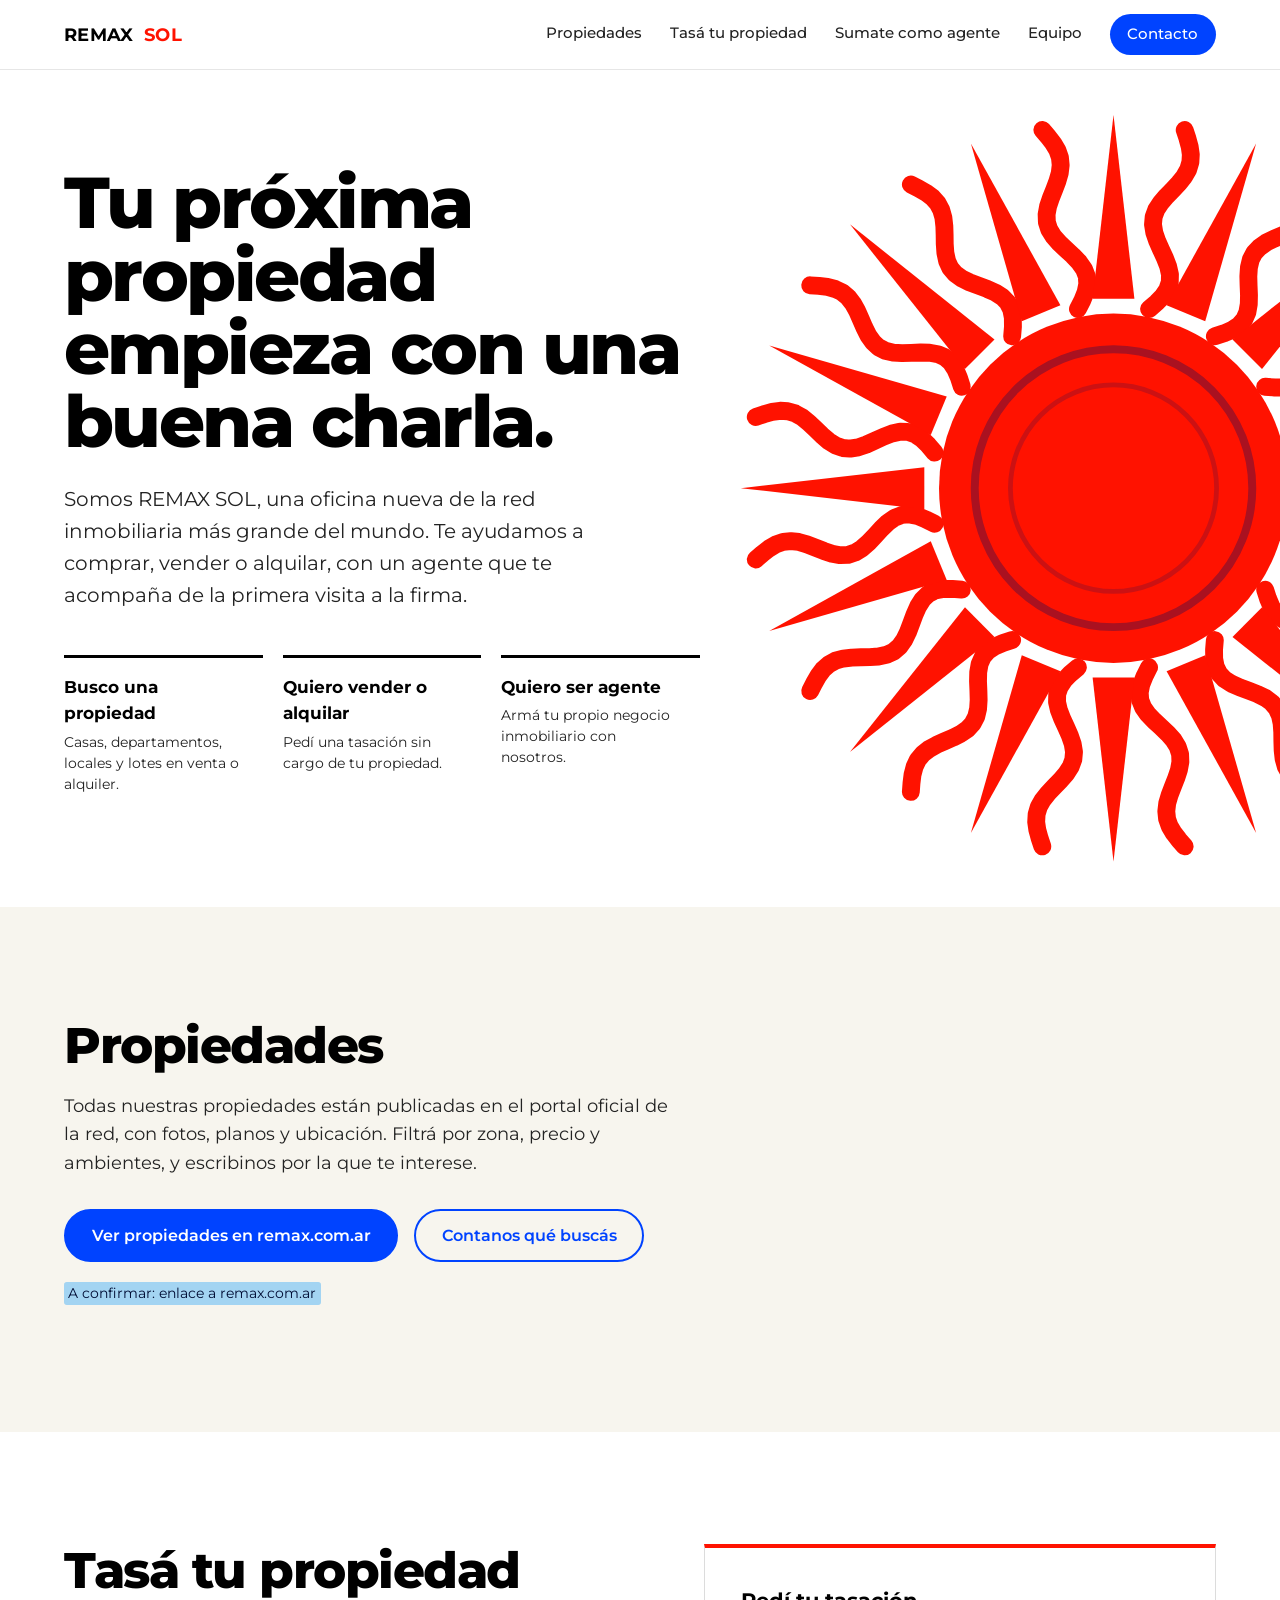
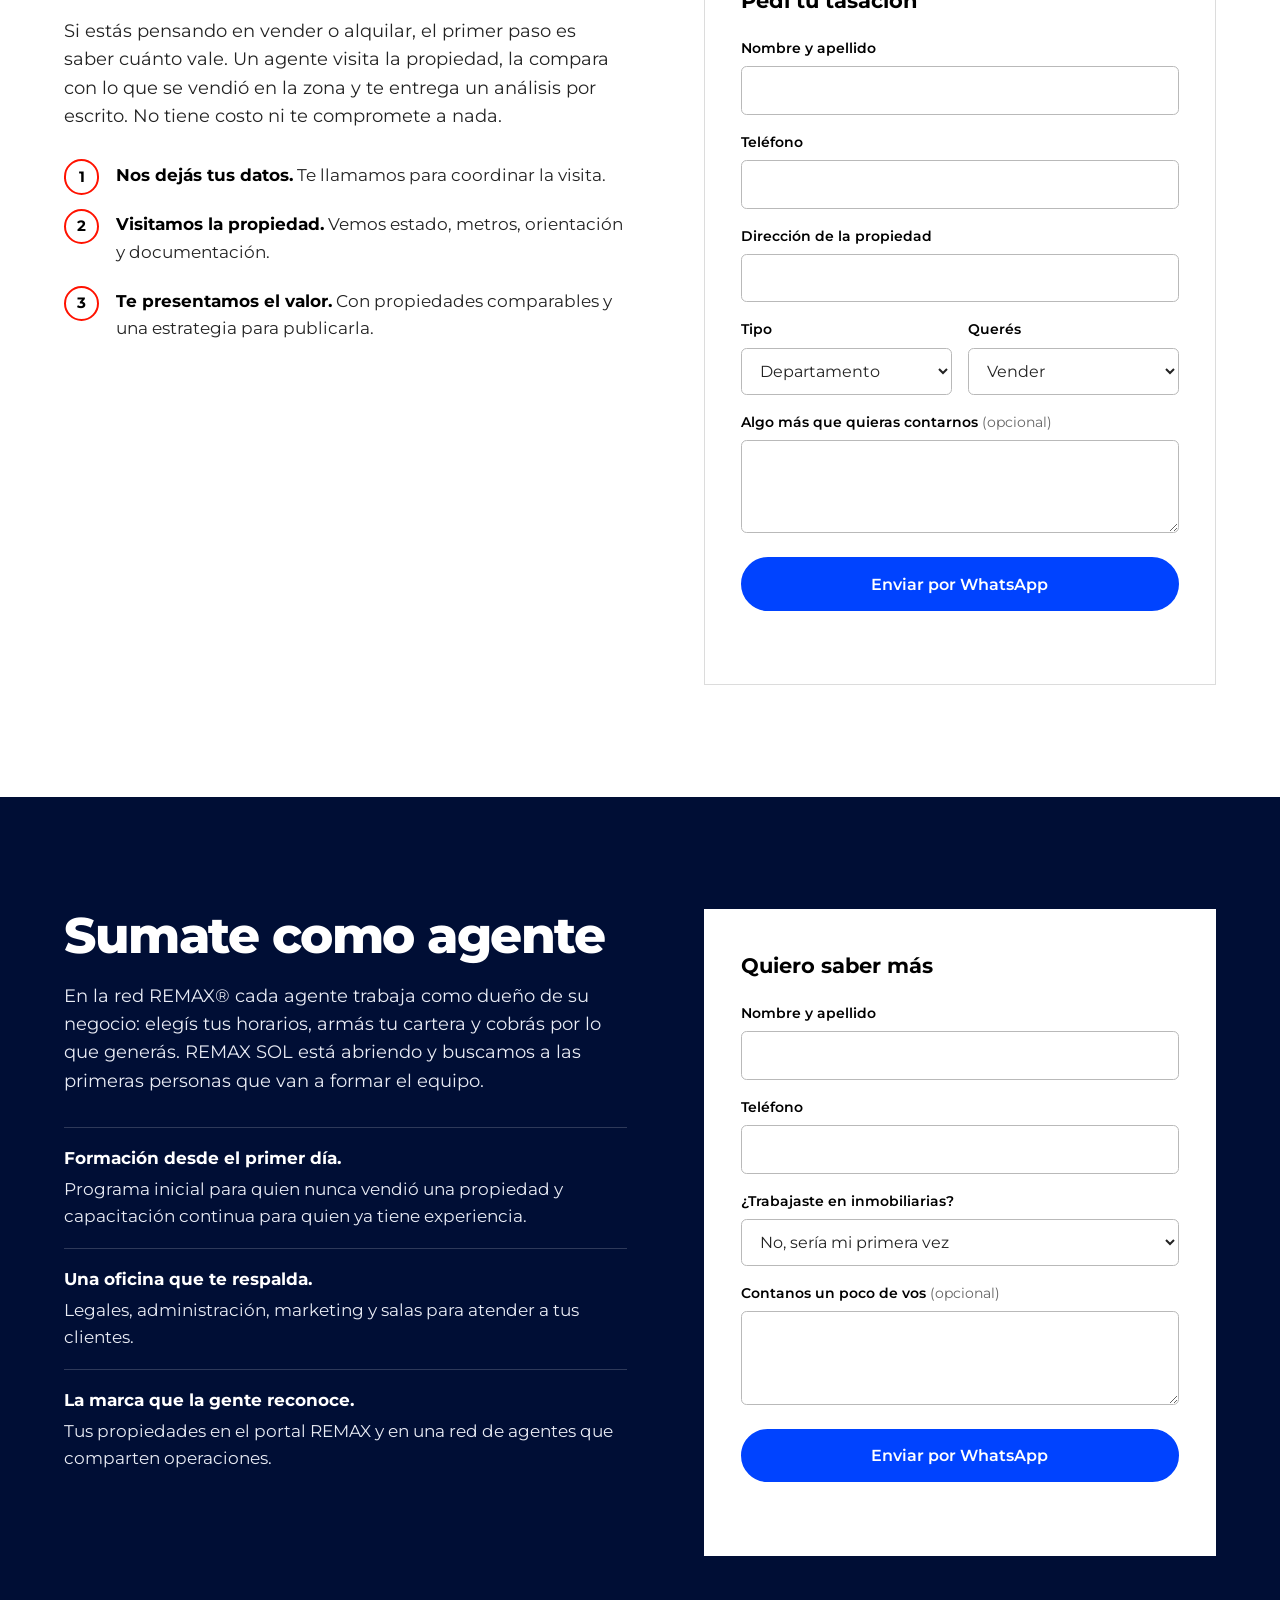
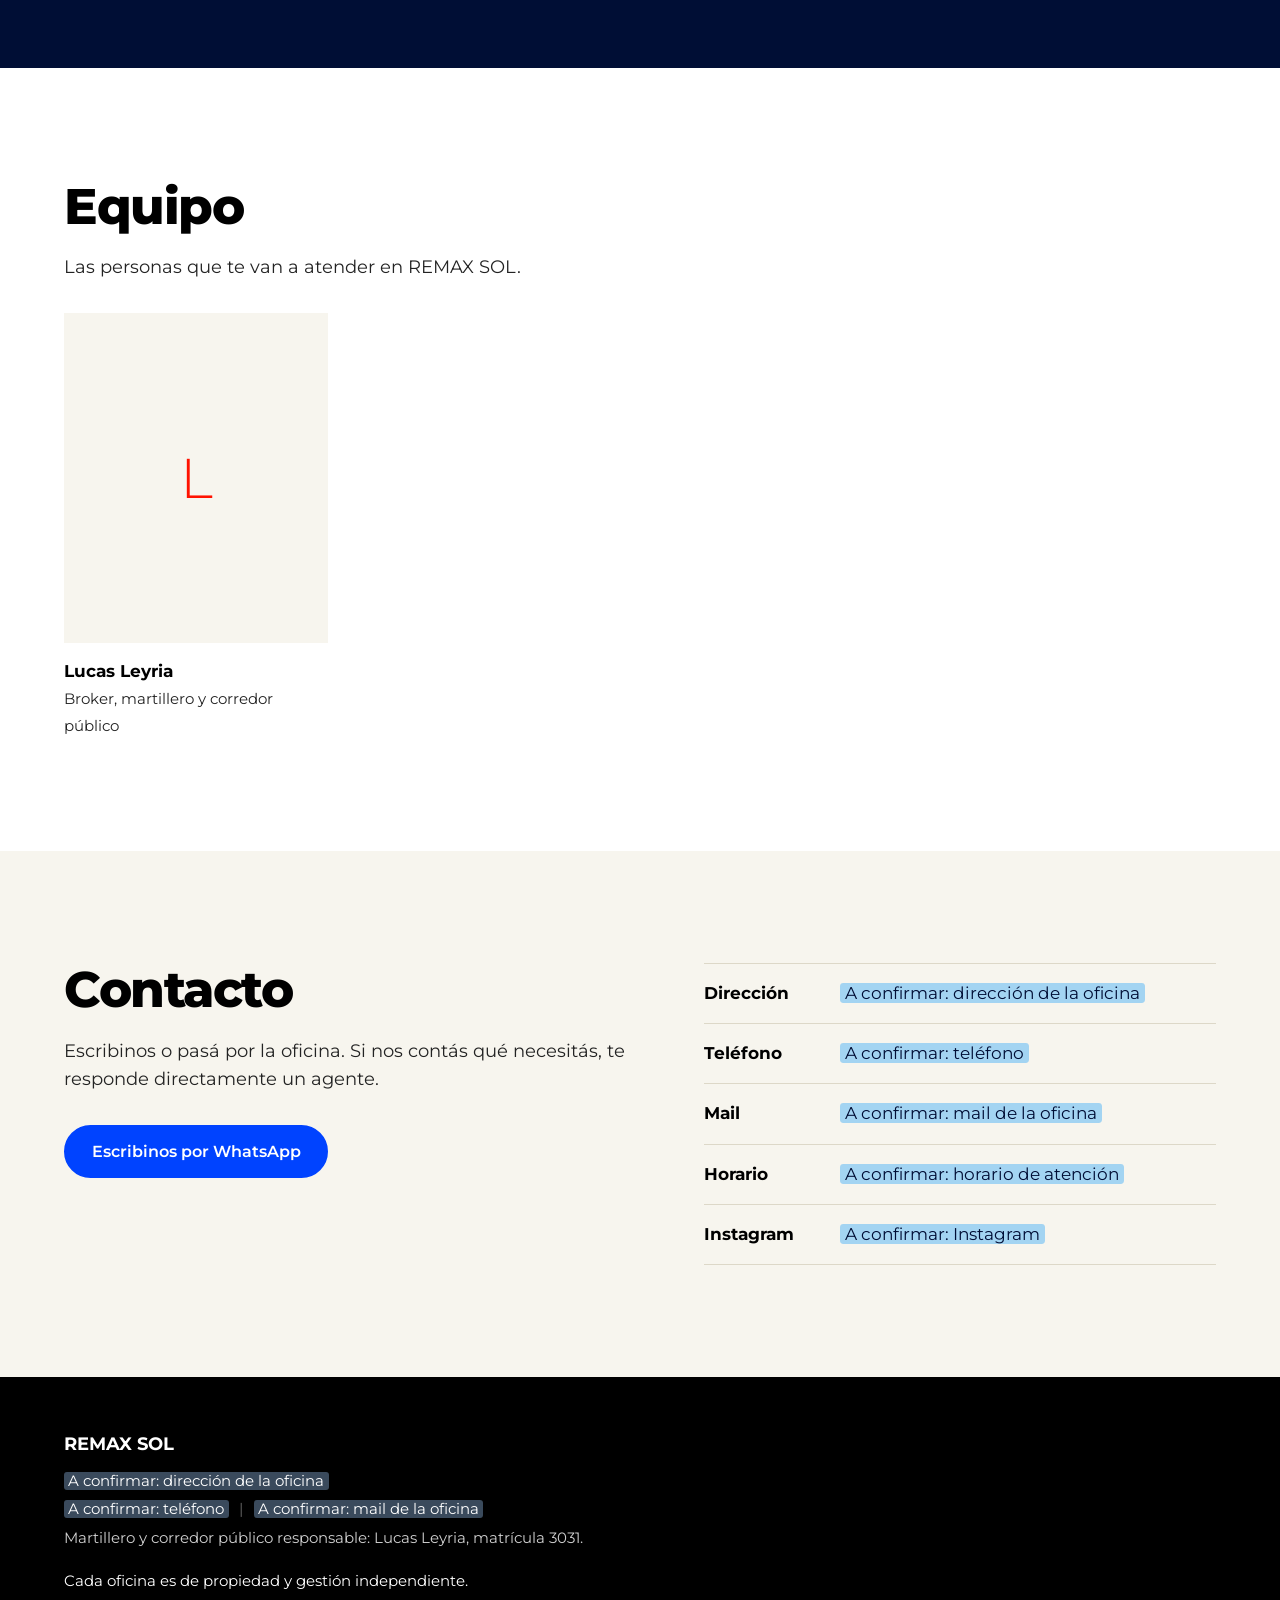
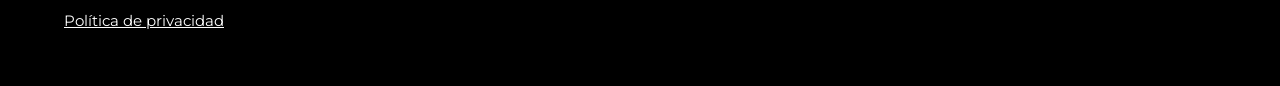
<file: index.html>
<!doctype html>
<html lang="es-AR">
<head>
<meta charset="utf-8">
<meta name="viewport" content="width=device-width, initial-scale=1">
<title>REMAX SOL · Comprá, vendé o alquilá tu propiedad</title>
<meta name="description" content="REMAX SOL, oficina inmobiliaria de la red REMAX. Te ayudamos a comprar, vender o alquilar, tasamos tu propiedad y te acompañamos hasta la firma.">
<link rel="icon" href="img/sol-icono.svg" type="image/svg+xml">
<link rel="preconnect" href="https://fonts.googleapis.com">
<link rel="preconnect" href="https://fonts.gstatic.com" crossorigin>
<link href="https://fonts.googleapis.com/css2?family=Montserrat:wght@300;400;500;600;700;800&display=swap" rel="stylesheet">
<link rel="stylesheet" href="estilos.css">
<script src="datos.js" defer></script>
<script src="app.js" defer></script>
</head>
<body>
<a class="saltar" href="#contenido">Ir al contenido</a>

<header class="barra">
  <a class="marca" href="#inicio" aria-label="REMAX SOL, inicio">REMAX <span>SOL</span></a>
  <button class="menu-boton" aria-expanded="false" aria-controls="menu">Menú</button>
  <nav id="menu" class="menu" aria-label="Principal">
    <a href="#propiedades">Propiedades</a>
    <a href="#tasacion">Tasá tu propiedad</a>
    <a href="#sumate">Sumate como agente</a>
    <a href="#equipo">Equipo</a>
    <a href="#contacto" class="menu-contacto">Contacto</a>
  </nav>
</header>

<main id="contenido">

  <section id="inicio" class="portada">
    <div class="portada-texto">
      <h1>Tu próxima propiedad empieza con una buena charla.</h1>
      <p class="bajada">Somos REMAX SOL, una oficina nueva de la red inmobiliaria más grande del mundo. Te ayudamos a comprar, vender o alquilar, con un agente que te acompaña de la primera visita a la firma.</p>
      <div class="puertas">
        <a class="puerta" href="#propiedades">
          <strong>Busco una propiedad</strong>
          <span>Casas, departamentos, locales y lotes en venta o alquiler.</span>
        </a>
        <a class="puerta" href="#tasacion">
          <strong>Quiero vender o alquilar</strong>
          <span>Pedí una tasación sin cargo de tu propiedad.</span>
        </a>
        <a class="puerta" href="#sumate">
          <strong>Quiero ser agente</strong>
          <span>Armá tu propio negocio inmobiliario con nosotros.</span>
        </a>
      </div>
    </div>
    <img class="sol" src="img/sol.svg" alt="" width="200" height="200">
  </section>

  <section id="propiedades" class="bloque propiedades">
    <div class="ancho">
      <h2>Propiedades</h2>
      <p class="intro">Todas nuestras propiedades están publicadas en el portal oficial de la red, con fotos, planos y ubicación. Filtrá por zona, precio y ambientes, y escribinos por la que te interese.</p>
      <div class="propiedades-acciones">
        <a class="boton" data-enlace="portalRemax" href="#" target="_blank" rel="noopener">Ver propiedades en remax.com.ar</a>
        <a class="boton boton-sec" data-whatsapp="Hola, estoy buscando una propiedad y quería hacer una consulta." href="#contacto">Contanos qué buscás</a>
      </div>
      <p class="nota" data-falta="portalRemax">Falta el enlace a la página de la oficina en remax.com.ar.</p>
    </div>
  </section>

  <section id="tasacion" class="bloque tasacion">
    <div class="ancho dos-columnas">
      <div>
        <h2>Tasá tu propiedad</h2>
        <p class="intro">Si estás pensando en vender o alquilar, el primer paso es saber cuánto vale. Un agente visita la propiedad, la compara con lo que se vendió en la zona y te entrega un análisis por escrito. No tiene costo ni te compromete a nada.</p>
        <ol class="pasos">
          <li><strong>Nos dejás tus datos.</strong> Te llamamos para coordinar la visita.</li>
          <li><strong>Visitamos la propiedad.</strong> Vemos estado, metros, orientación y documentación.</li>
          <li><strong>Te presentamos el valor.</strong> Con propiedades comparables y una estrategia para publicarla.</li>
        </ol>
      </div>
      <form class="formulario" data-formulario="tasacion" novalidate>
        <h3>Pedí tu tasación</h3>
        <label>Nombre y apellido<input name="nombre" autocomplete="name" required></label>
        <label>Teléfono<input name="telefono" type="tel" autocomplete="tel" required></label>
        <label>Dirección de la propiedad<input name="direccion" autocomplete="street-address" required></label>
        <div class="fila">
          <label>Tipo
            <select name="tipo">
              <option>Departamento</option><option>Casa</option><option>PH</option>
              <option>Local</option><option>Oficina</option><option>Lote</option><option>Otro</option>
            </select>
          </label>
          <label>Querés
            <select name="operacion"><option>Vender</option><option>Alquilar</option><option>Todavía no sé</option></select>
          </label>
        </div>
        <label>Algo más que quieras contarnos <span class="opcional">(opcional)</span><textarea name="comentario" rows="3"></textarea></label>
        <button class="boton" type="submit">Enviar por WhatsApp</button>
        <p class="aviso" role="status"></p>
      </form>
    </div>
  </section>

  <section id="sumate" class="bloque sumate">
    <div class="ancho dos-columnas">
      <div>
        <h2>Sumate como agente</h2>
        <p class="intro">En la red REMAX® cada agente trabaja como dueño de su negocio: elegís tus horarios, armás tu cartera y cobrás por lo que generás. REMAX SOL está abriendo y buscamos a las primeras personas que van a formar el equipo.</p>
        <ul class="beneficios">
          <li><strong>Formación desde el primer día.</strong> Programa inicial para quien nunca vendió una propiedad y capacitación continua para quien ya tiene experiencia.</li>
          <li><strong>Una oficina que te respalda.</strong> Legales, administración, marketing y salas para atender a tus clientes.</li>
          <li><strong>La marca que la gente reconoce.</strong> Tus propiedades en el portal REMAX y en una red de agentes que comparten operaciones.</li>
        </ul>
      </div>
      <form class="formulario" data-formulario="agente" novalidate>
        <h3>Quiero saber más</h3>
        <label>Nombre y apellido<input name="nombre" autocomplete="name" required></label>
        <label>Teléfono<input name="telefono" type="tel" autocomplete="tel" required></label>
        <label>¿Trabajaste en inmobiliarias?
          <select name="experiencia"><option>No, sería mi primera vez</option><option>Sí, menos de 2 años</option><option>Sí, más de 2 años</option></select>
        </label>
        <label>Contanos un poco de vos <span class="opcional">(opcional)</span><textarea name="comentario" rows="3"></textarea></label>
        <button class="boton" type="submit">Enviar por WhatsApp</button>
        <p class="aviso" role="status"></p>
      </form>
    </div>
  </section>

  <section id="equipo" class="bloque equipo">
    <div class="ancho">
      <h2>Equipo</h2>
      <p class="intro">Las personas que te van a atender en REMAX SOL.</p>
      <ul class="personas" data-equipo></ul>
    </div>
  </section>

  <section id="contacto" class="bloque contacto">
    <div class="ancho dos-columnas">
      <div>
        <h2>Contacto</h2>
        <p class="intro">Escribinos o pasá por la oficina. Si nos contás qué necesitás, te responde directamente un agente.</p>
        <a class="boton boton-claro" data-whatsapp="Hola, quería hacer una consulta." href="#">Escribinos por WhatsApp</a>
      </div>
      <dl class="datos">
        <div><dt>Dirección</dt><dd data-dato="direccion" data-enlace-dato="mapa"></dd></div>
        <div><dt>Teléfono</dt><dd data-dato="telefono"></dd></div>
        <div><dt>Mail</dt><dd data-dato="mail"></dd></div>
        <div><dt>Horario</dt><dd data-dato="horario"></dd></div>
        <div><dt>Instagram</dt><dd data-dato="instagram"></dd></div>
      </dl>
    </div>
  </section>

</main>

<footer class="pie">
  <div class="ancho">
    <p class="pie-marca">REMAX SOL</p>
    <p><span data-dato="direccion"></span></p>
    <p><span data-dato="telefono"></span> <span class="sep" aria-hidden="true">|</span> <span data-dato="mail"></span></p>
    <p>Martillero y corredor público responsable: <span data-dato="martillero"></span>, matrícula <span data-dato="matricula"></span>.</p>
    <p class="leyenda">Cada oficina es de propiedad y gestión independiente.</p>
    <p class="pie-enlaces"><a href="/privacidad">Política de privacidad</a></p>
  </div>
</footer>
</body>
</html>
</file>
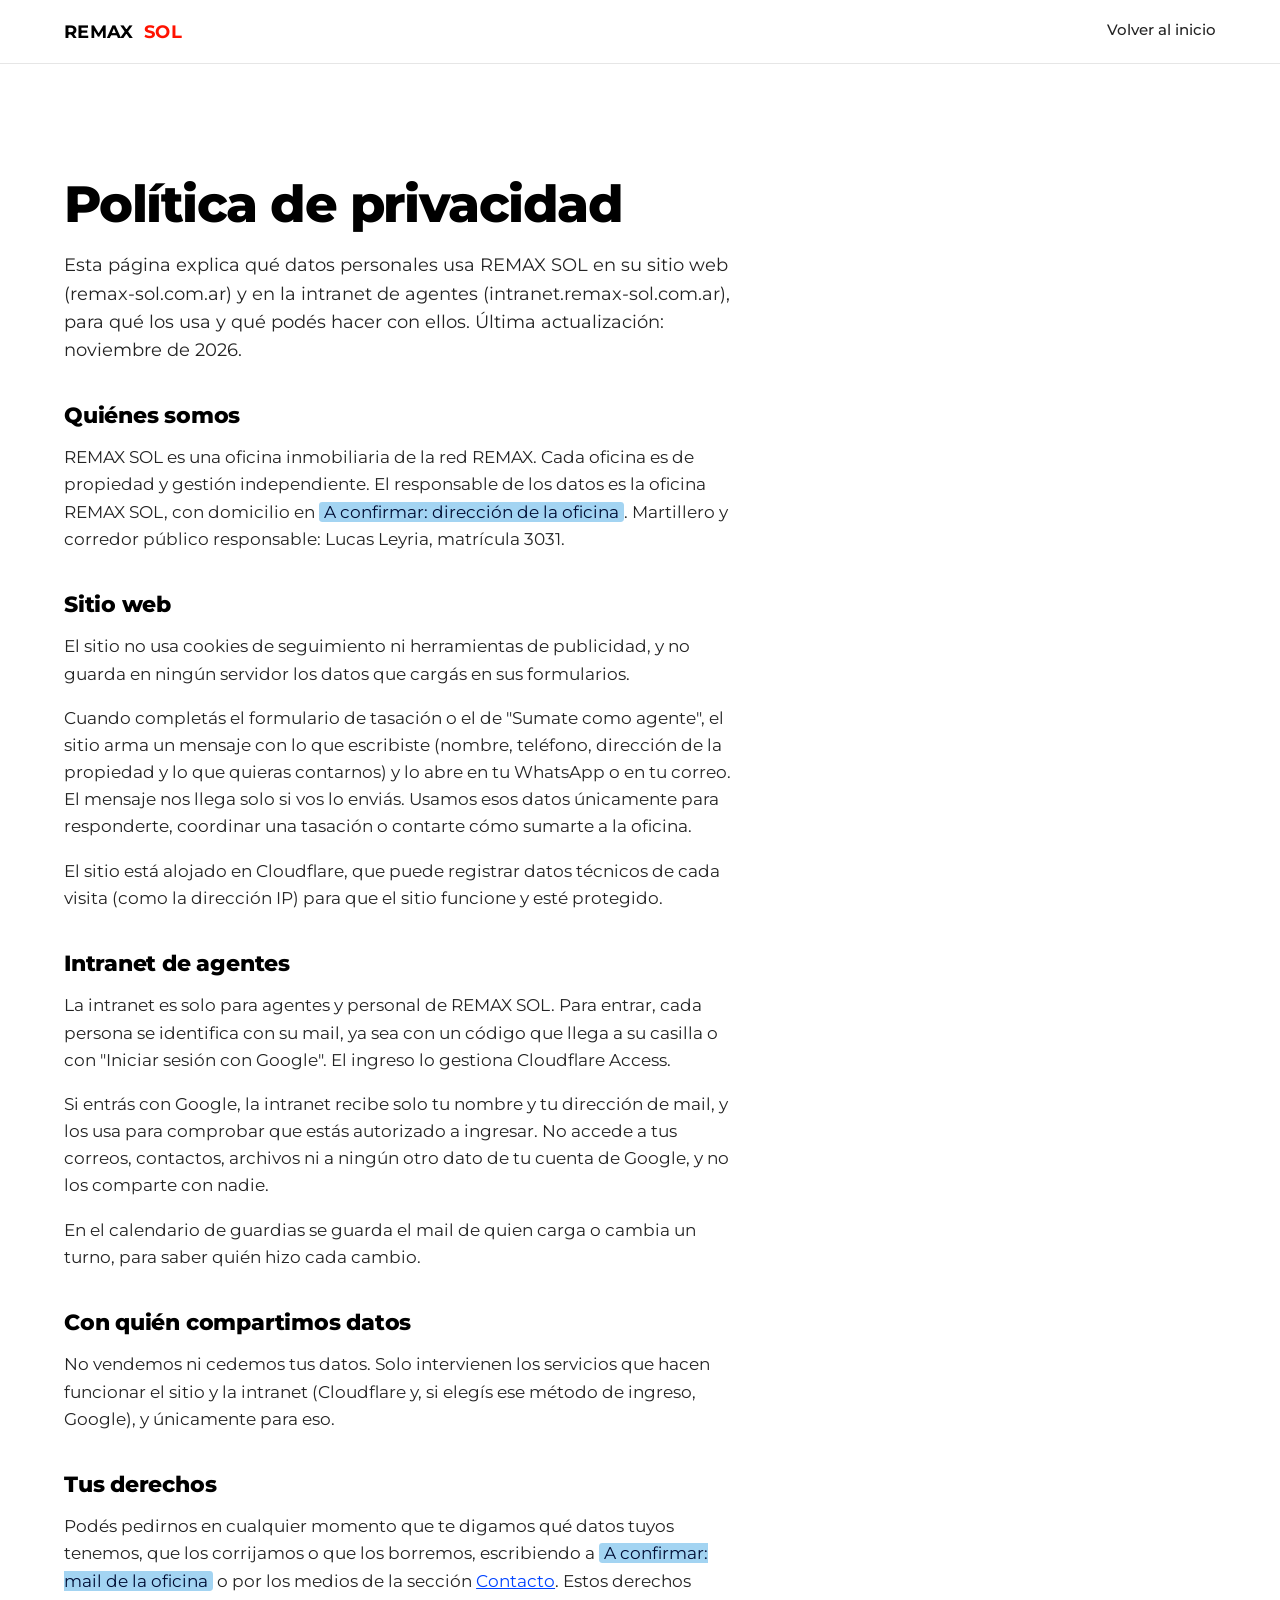
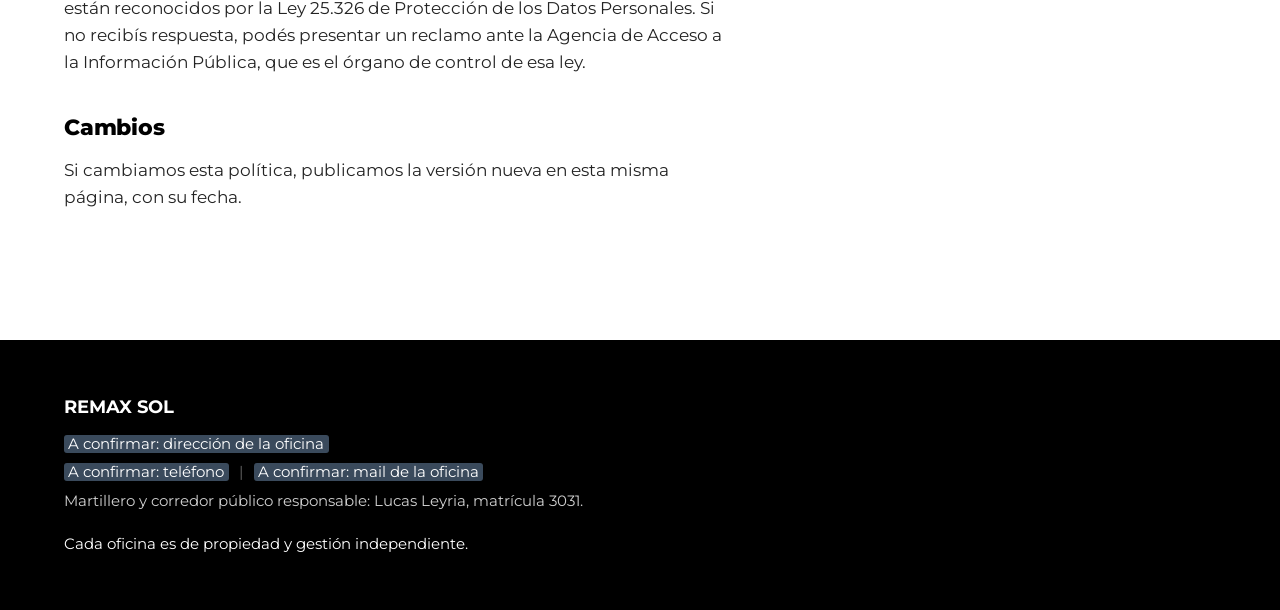
<file: privacidad.html>
<!doctype html>
<html lang="es-AR">
<head>
<meta charset="utf-8">
<meta name="viewport" content="width=device-width, initial-scale=1">
<title>Política de privacidad · REMAX SOL</title>
<meta name="description" content="Qué datos usa REMAX SOL en su sitio web y en la intranet de agentes, para qué y cómo ejercer tus derechos.">
<link rel="icon" href="img/sol-icono.svg" type="image/svg+xml">
<link rel="preconnect" href="https://fonts.googleapis.com">
<link rel="preconnect" href="https://fonts.gstatic.com" crossorigin>
<link href="https://fonts.googleapis.com/css2?family=Montserrat:wght@300;400;500;600;700;800&display=swap" rel="stylesheet">
<link rel="stylesheet" href="estilos.css">
<script src="datos.js" defer></script>
<script src="app.js" defer></script>
</head>
<body>
<a class="saltar" href="#contenido">Ir al contenido</a>

<header class="barra">
  <a class="marca" href="/" aria-label="REMAX SOL, inicio">REMAX <span>SOL</span></a>
  <nav class="menu menu-simple" aria-label="Principal">
    <a href="/">Volver al inicio</a>
  </nav>
</header>

<main id="contenido" class="bloque legal">
  <div class="ancho">
    <h1>Política de privacidad</h1>
    <p class="intro">Esta página explica qué datos personales usa REMAX SOL en su sitio web (remax-sol.com.ar) y en la intranet de agentes (intranet.remax-sol.com.ar), para qué los usa y qué podés hacer con ellos. Última actualización: noviembre de 2026.</p>

    <h2>Quiénes somos</h2>
    <p>REMAX SOL es una oficina inmobiliaria de la red REMAX. Cada oficina es de propiedad y gestión independiente. El responsable de los datos es la oficina REMAX SOL, con domicilio en <span data-dato="direccion"></span>. Martillero y corredor público responsable: <span data-dato="martillero"></span>, matrícula <span data-dato="matricula"></span>.</p>

    <h2>Sitio web</h2>
    <p>El sitio no usa cookies de seguimiento ni herramientas de publicidad, y no guarda en ningún servidor los datos que cargás en sus formularios.</p>
    <p>Cuando completás el formulario de tasación o el de "Sumate como agente", el sitio arma un mensaje con lo que escribiste (nombre, teléfono, dirección de la propiedad y lo que quieras contarnos) y lo abre en tu WhatsApp o en tu correo. El mensaje nos llega solo si vos lo enviás. Usamos esos datos únicamente para responderte, coordinar una tasación o contarte cómo sumarte a la oficina.</p>
    <p>El sitio está alojado en Cloudflare, que puede registrar datos técnicos de cada visita (como la dirección IP) para que el sitio funcione y esté protegido.</p>

    <h2>Intranet de agentes</h2>
    <p>La intranet es solo para agentes y personal de REMAX SOL. Para entrar, cada persona se identifica con su mail, ya sea con un código que llega a su casilla o con "Iniciar sesión con Google". El ingreso lo gestiona Cloudflare Access.</p>
    <p>Si entrás con Google, la intranet recibe solo tu nombre y tu dirección de mail, y los usa para comprobar que estás autorizado a ingresar. No accede a tus correos, contactos, archivos ni a ningún otro dato de tu cuenta de Google, y no los comparte con nadie.</p>
    <p>En el calendario de guardias se guarda el mail de quien carga o cambia un turno, para saber quién hizo cada cambio.</p>

    <h2>Con quién compartimos datos</h2>
    <p>No vendemos ni cedemos tus datos. Solo intervienen los servicios que hacen funcionar el sitio y la intranet (Cloudflare y, si elegís ese método de ingreso, Google), y únicamente para eso.</p>

    <h2>Tus derechos</h2>
    <p>Podés pedirnos en cualquier momento que te digamos qué datos tuyos tenemos, que los corrijamos o que los borremos, escribiendo a <span data-dato="mail"></span> o por los medios de la sección <a href="/#contacto">Contacto</a>. Estos derechos están reconocidos por la Ley 25.326 de Protección de los Datos Personales. Si no recibís respuesta, podés presentar un reclamo ante la Agencia de Acceso a la Información Pública, que es el órgano de control de esa ley.</p>

    <h2>Cambios</h2>
    <p>Si cambiamos esta política, publicamos la versión nueva en esta misma página, con su fecha.</p>
  </div>
</main>

<footer class="pie">
  <div class="ancho">
    <p class="pie-marca">REMAX SOL</p>
    <p><span data-dato="direccion"></span></p>
    <p><span data-dato="telefono"></span> <span class="sep" aria-hidden="true">|</span> <span data-dato="mail"></span></p>
    <p>Martillero y corredor público responsable: <span data-dato="martillero"></span>, matrícula <span data-dato="matricula"></span>.</p>
    <p class="leyenda">Cada oficina es de propiedad y gestión independiente.</p>
  </div>
</footer>
</body>
</html>
</file>
<file: estilos.css>
/* REMAX SOL, web pública.
   Paleta y tipografía del manual de marca REMAX (ver MARCA.md en intranet-sol). */
:root {
  --rojo: #ff1200;
  --azul: #0043ff;
  --crema: #f7f5ee;
  --negro: #000;
  --carbon: #232323;
  --blanco: #fff;
  --rojo-puente: #aa1120;
  --azul-puente: #0c2749;
  --azul-oscuro: #000e35;
  --celeste: #a3d4f2;

  --letra: "Montserrat", Arial, sans-serif;
  --ancho: 72rem;
  --margen: clamp(1.25rem, 5vw, 3rem);
}

*, *::before, *::after { box-sizing: border-box; }
html { scroll-behavior: smooth; scroll-padding-top: 4.5rem; }
body {
  margin: 0;
  font-family: var(--letra);
  font-size: 1.0625rem;
  line-height: 1.6;
  color: var(--carbon);
  background: var(--blanco);
  -webkit-font-smoothing: antialiased;
}
img { max-width: 100%; display: block; }
a { color: var(--azul); }
:focus-visible { outline: 3px solid var(--azul); outline-offset: 3px; }

.saltar {
  position: absolute; left: 1rem; top: -3rem; z-index: 20;
  background: var(--azul); color: var(--blanco); padding: .5rem 1rem; font-weight: 600;
}
.saltar:focus { top: 1rem; }

/* ---------- barra ---------- */
.barra {
  position: sticky; top: 0; z-index: 10;
  display: flex; align-items: center; justify-content: space-between; gap: 1rem;
  padding: .9rem var(--margen);
  padding-inline: max(var(--margen), calc((100% - var(--ancho)) / 2));
  background: rgba(255,255,255,.96);
  border-bottom: 1px solid #e6e6e6;
}
.marca {
  font-weight: 700; font-size: 1.15rem; letter-spacing: .02em;
  color: var(--negro); text-decoration: none;
}
.marca span { color: var(--rojo); margin-left: .25em; }
.menu { display: flex; gap: 1.75rem; align-items: center; }
.menu a {
  color: var(--carbon); text-decoration: none; font-weight: 500; font-size: .95rem;
  padding: .25rem 0; border-bottom: 2px solid transparent;
}
.menu a:hover { border-bottom-color: var(--rojo); }
.menu .menu-contacto {
  background: var(--azul); color: var(--blanco); padding: .5rem 1.1rem; border: 0; border-radius: 2rem;
}
.menu .menu-contacto:hover { background: var(--azul-puente); }
.menu-boton { display: none; }

/* ---------- portada ---------- */
.portada {
  position: relative; overflow: hidden;
  min-height: min(88vh, 52rem);
  display: flex; align-items: center;
  padding: clamp(3rem, 8vw, 6rem) var(--margen);
  padding-left: max(var(--margen), calc((100% - var(--ancho)) / 2));
}
.portada-texto { position: relative; z-index: 1; max-width: 41rem; }
.portada h1 {
  margin: 0 0 1.5rem;
  font-size: clamp(2.5rem, 5.6vw, 4.6rem);
  line-height: 1.02;
  font-weight: 800;
  letter-spacing: -.035em;
  color: var(--negro);
}
.bajada { font-size: clamp(1.05rem, 1.6vw, 1.25rem); font-weight: 400; max-width: 36rem; margin: 0 0 2.75rem; }

/* El sol: grande, cortado por el borde derecho, separado del nombre. */
.sol {
  position: absolute;
  width: clamp(26rem, 62vw, 56rem); height: auto;
  right: clamp(-28rem, -18vw, -8rem);
  top: 50%;
  transform: translateY(-50%);
  animation: amanecer 2.4s cubic-bezier(.2,.7,.2,1) both;
}
@keyframes amanecer {
  from { opacity: 0; transform: translateY(-38%) rotate(-24deg); }
  to   { opacity: 1; transform: translateY(-50%) rotate(0); }
}

.puertas { display: grid; grid-template-columns: repeat(3, 1fr); gap: 0; max-width: 44rem; }
.puerta {
  display: block; text-decoration: none; color: var(--carbon);
  padding: 1rem 1.25rem 1rem 0; margin-right: 1.25rem;
  border-top: 3px solid var(--negro);
}
.puerta strong { display: block; color: var(--negro); font-weight: 700; font-size: 1.05rem; margin-bottom: .3rem; }
.puerta span { font-size: .9rem; line-height: 1.45; display: block; }
.puerta:hover { border-top-color: var(--azul); }
.puerta:hover strong { color: var(--azul); }

/* ---------- bloques ---------- */
.bloque { padding: clamp(4rem, 9vw, 7rem) var(--margen); }
.ancho { max-width: var(--ancho); margin: 0 auto; }
.dos-columnas { display: grid; grid-template-columns: 1.1fr 1fr; gap: clamp(2.5rem, 6vw, 5.5rem); align-items: start; }
h2 {
  margin: 0 0 1.25rem;
  font-size: clamp(2rem, 4vw, 3.1rem);
  line-height: 1.08; font-weight: 800; letter-spacing: -.03em; color: var(--negro);
}
h3 { margin: 0 0 1.25rem; font-size: 1.3rem; font-weight: 700; color: var(--negro); }
.intro { max-width: 38rem; margin: 0 0 2rem; font-size: 1.1rem; }

.boton {
  display: inline-block; cursor: pointer;
  font: 600 1rem/1.2 var(--letra);
  padding: .95rem 1.6rem; border-radius: 2rem; border: 2px solid var(--azul);
  background: var(--azul); color: var(--blanco); text-decoration: none;
}
.boton:hover { background: var(--azul-puente); border-color: var(--azul-puente); }
.boton-sec { background: transparent; color: var(--azul); }
.boton-sec:hover { background: var(--azul); color: var(--blanco); border-color: var(--azul); }
.boton-claro { background: var(--blanco); color: var(--azul-oscuro); border-color: var(--blanco); }
.boton-claro:hover { background: var(--crema); border-color: var(--crema); }

/* Datos que faltan cargar en datos.js */
.pendiente { background: var(--celeste); color: var(--azul-oscuro); padding: 0 .3em; border-radius: .2em; font-style: normal; }
.nota { font-size: .9rem; margin-top: 1.25rem; }
.nota .pendiente, .nota.pendiente { display: inline-block; }

/* propiedades */
.propiedades { background: var(--crema); }
.propiedades-acciones { display: flex; flex-wrap: wrap; gap: 1rem; }

/* tasación */
.pasos { list-style: none; counter-reset: paso; padding: 0; margin: 0; max-width: 36rem; }
.pasos li {
  counter-increment: paso; position: relative;
  padding: 0 0 1.4rem 3.25rem;
}
.pasos li::before {
  content: counter(paso);
  position: absolute; left: 0; top: -.15rem;
  width: 2.2rem; height: 2.2rem; border-radius: 50%;
  display: grid; place-items: center;
  border: 2px solid var(--rojo); color: var(--negro); font-weight: 700; font-size: .95rem;
}
.pasos strong { color: var(--negro); }

/* formularios */
.formulario {
  background: var(--blanco);
  border: 1px solid #dcdcdc; border-top: 4px solid var(--rojo);
  padding: clamp(1.5rem, 3vw, 2.25rem);
}
.formulario label { display: block; font-weight: 600; font-size: .9rem; color: var(--negro); margin-bottom: 1rem; }
.formulario input, .formulario select, .formulario textarea {
  display: block; width: 100%; margin-top: .4rem;
  font: 400 1rem/1.4 var(--letra); color: var(--carbon);
  padding: .75rem .85rem; border: 1px solid #b9b9b9; border-radius: .35rem; background: var(--blanco);
}
.formulario input:focus, .formulario select:focus, .formulario textarea:focus { outline: 2px solid var(--azul); outline-offset: 0; border-color: var(--azul); }
.formulario [aria-invalid="true"] { border-color: var(--rojo-puente); }
.formulario .fila { display: grid; grid-template-columns: 1fr 1fr; gap: 1rem; }
.opcional { font-weight: 400; color: #666; }
.formulario .boton { width: 100%; margin-top: .5rem; }
.aviso { min-height: 1.4em; margin: 1rem 0 0; font-size: .92rem; }
.aviso.error { color: var(--rojo-puente); font-weight: 600; }

/* sumate */
.sumate { background: var(--azul-oscuro); color: #e9ecf5; }
.sumate h2 { color: var(--blanco); }
.sumate .formulario { color: var(--carbon); border-top-color: var(--rojo); border-color: transparent; }
.beneficios { list-style: none; padding: 0; margin: 0; max-width: 38rem; }
.beneficios li { padding: 1.1rem 0; border-top: 1px solid rgba(255,255,255,.18); }
.beneficios strong { display: block; color: var(--blanco); margin-bottom: .2rem; }

/* equipo */
.personas { list-style: none; padding: 0; margin: 0; display: grid; grid-template-columns: repeat(auto-fill, minmax(13rem, 1fr)); gap: 2.5rem 2rem; }
.persona-foto {
  aspect-ratio: 4 / 5; width: 100%; object-fit: cover; background: var(--crema); margin-bottom: .9rem;
}
.persona-inicial {
  aspect-ratio: 4 / 5; width: 100%; margin-bottom: .9rem;
  display: grid; place-items: center;
  background: var(--crema); color: var(--rojo); font-size: 3.5rem; font-weight: 300;
}
.persona strong { display: block; color: var(--negro); font-size: 1.05rem; }
.persona span { font-size: .92rem; }

/* contacto */
.contacto { background: var(--crema); }
.contacto .boton-claro { background: var(--azul); color: var(--blanco); border-color: var(--azul); }
.contacto .boton-claro:hover { background: var(--azul-puente); border-color: var(--azul-puente); }
.datos { margin: 0; }
.datos div { display: grid; grid-template-columns: 7.5rem 1fr; gap: 1rem; padding: 1rem 0; border-bottom: 1px solid #ddd8c8; }
.datos div:first-child { border-top: 1px solid #ddd8c8; }
.datos dt { font-weight: 700; color: var(--negro); }
.datos dd { margin: 0; }

/* pie */
.pie { background: var(--negro); color: #cfcfcf; padding: 3rem var(--margen); font-size: .92rem; }
.pie p { margin: .3rem 0; }
.pie-marca { color: var(--blanco); font-weight: 700; font-size: 1.1rem; margin-bottom: .75rem !important; }
.pie .pendiente { background: #3a4a5c; color: var(--blanco); }
.sep { color: #666; margin: 0 .4rem; }
.leyenda { margin-top: 1.25rem !important; color: var(--blanco); }

/* política de privacidad */
.legal h1 {
  margin: 0 0 1.25rem;
  font-size: clamp(2.1rem, 4.5vw, 3.2rem);
  line-height: 1.08; font-weight: 800; letter-spacing: -.03em; color: var(--negro);
}
.legal h2 { font-size: 1.35rem; letter-spacing: -.01em; margin: 2.5rem 0 .75rem; }
.legal p { max-width: 42rem; }
.pie-enlaces { margin-top: 1rem !important; }
.pie-enlaces a { color: var(--blanco); }

/* ---------- celular ---------- */
@media (max-width: 860px) {
  .menu-boton {
    display: block; font: 600 .95rem var(--letra); color: var(--negro);
    background: none; border: 2px solid var(--negro); border-radius: 2rem; padding: .4rem 1rem; cursor: pointer;
  }
  .menu {
    display: none; position: absolute; top: 100%; left: 0; right: 0;
    flex-direction: column; align-items: stretch; gap: 0;
    background: var(--blanco); border-bottom: 1px solid #e6e6e6; padding: .5rem var(--margen) 1.25rem;
  }
  .menu.abierto { display: flex; }
  .menu.menu-simple {
    display: flex; position: static; flex-direction: row;
    background: none; border: 0; padding: 0;
  }
  .menu.menu-simple a { border-bottom: 0; padding: .25rem 0; }
  .menu a { padding: .8rem 0; border-bottom: 1px solid #eee; }
  .menu .menu-contacto { text-align: center; margin-top: 1rem; }
  .dos-columnas { grid-template-columns: 1fr; }
  .puertas { grid-template-columns: 1fr; }
  .puerta { margin-right: 0; padding-right: 0; }
  .portada { align-items: flex-start; min-height: 0; }
  .sol { width: 19rem; right: -8rem; top: .5rem; transform: none; opacity: .9; animation-name: amanecer-cel; }
  @keyframes amanecer-cel { from { opacity: 0; transform: rotate(-24deg); } to { opacity: .9; transform: rotate(0); } }
  .portada-texto { padding-top: 13rem; }
}
@media (max-width: 480px) {
  .formulario .fila { grid-template-columns: 1fr; gap: 0; }
  .datos div { grid-template-columns: 1fr; gap: .2rem; }
}

@media (prefers-reduced-motion: reduce) {
  html { scroll-behavior: auto; }
  .sol { animation: none; }
}
</file>
